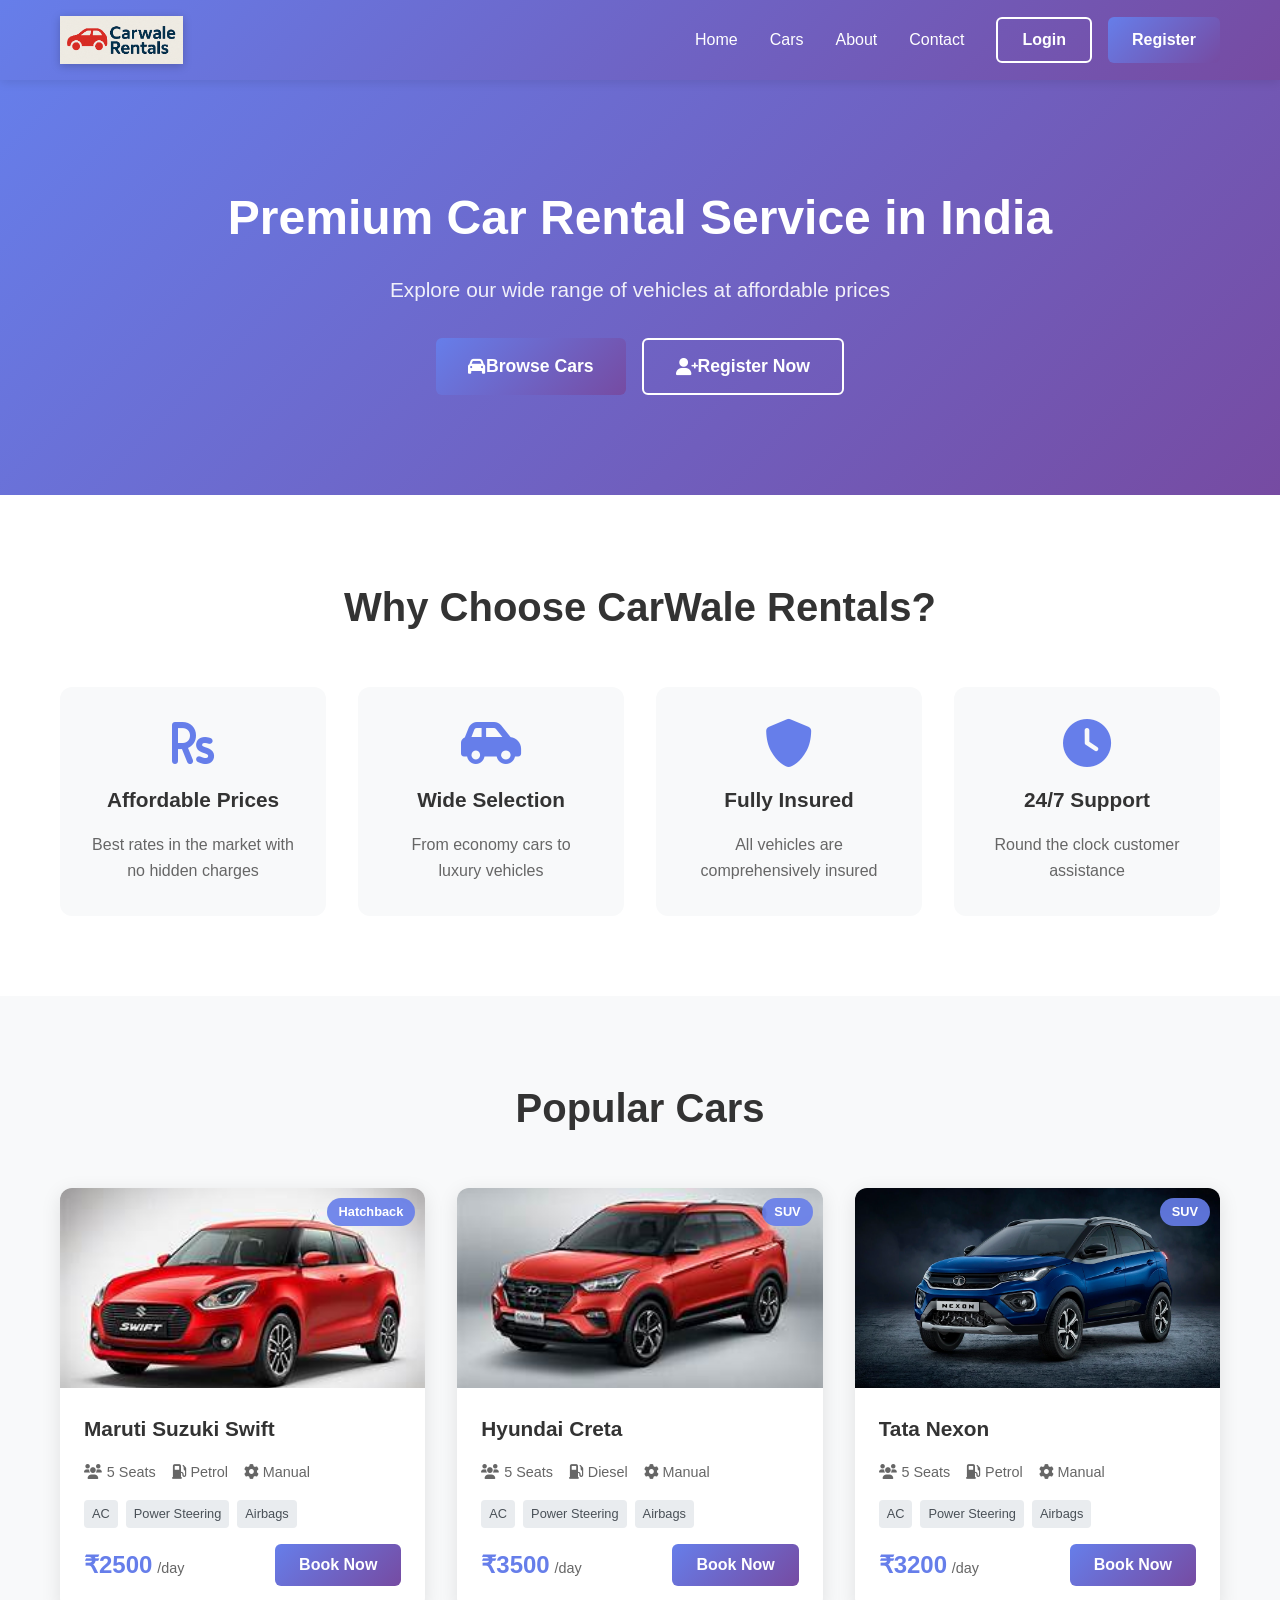
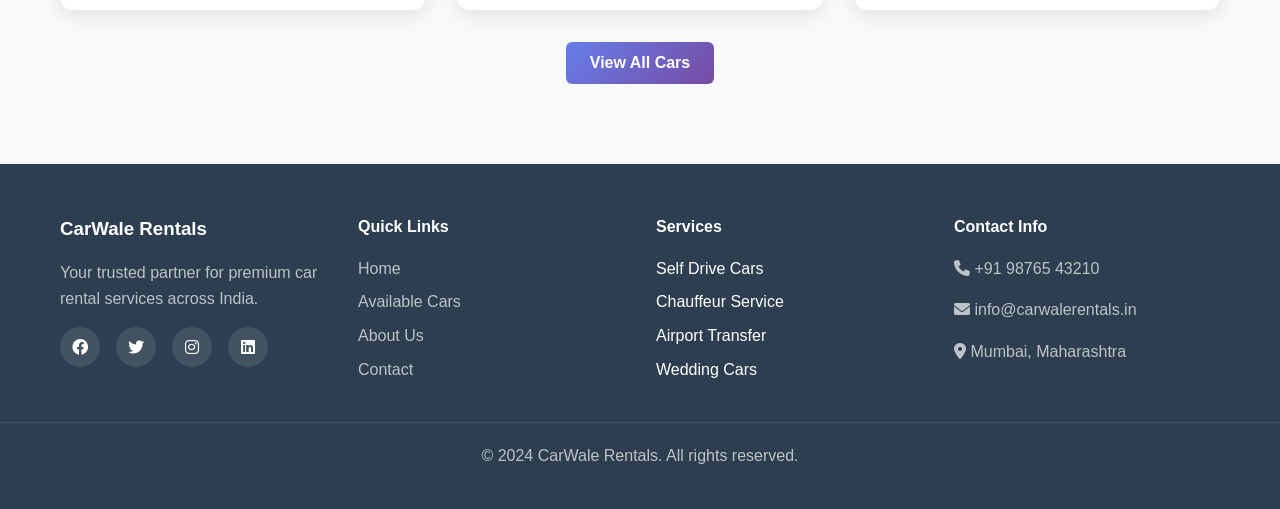
<file: index.html>
<!DOCTYPE html>
<html lang="en">
<head>
    <meta charset="UTF-8">
    <meta name="viewport" content="width=device-width, initial-scale=1.0">
    <title>CarWale Rentals - Premium Car Rental Service</title>
    <link rel="stylesheet" href="styles.css">
    <link href="https://cdnjs.cloudflare.com/ajax/libs/font-awesome/6.0.0/css/all.min.css" rel="stylesheet">
</head>
<body>
    <!-- Navigation -->
    <nav class="navbar">
        <div class="nav-container">
            <div class="nav-logo">
                <img src="car wale logo.png" alt="CarWale Rentals logo">
            </div>
            <ul class="nav-menu">
                <li><a href="#" class="nav-link" onclick="showPage('home')">Home</a></li>
                <li><a href="#" class="nav-link" onclick="showPage('cars')">Cars</a></li>
                <li><a href="#" class="nav-link" onclick="showPage('about')">About</a></li>
                <li><a href="#" class="nav-link" onclick="showPage('contact')">Contact</a></li>
                <li id="admin-nav-link" style="display: none;">
                    <a href="#" class="nav-link" onclick="showPage('admin')">Admin Dashboard</a>
                </li>
                <li id="auth-buttons">
                    <button class="btn btn-outline" onclick="showPage('login')">Login</button>
                    <button class="btn btn-primary" onclick="showPage('register')">Register</button>
                </li>
                <li id="user-menu" style="display: none;">
                    <div class="user-dropdown">
                        <button class="user-avatar" onclick="toggleUserMenu()">
                            <i class="fas fa-user"></i>
                        </button>
                        <div class="dropdown-menu" id="dropdown-menu">
                            <a href="#" onclick="showPage('profile')">Profile</a>
                            <a href="#" onclick="showPage('bookings')">My Bookings</a>
                            <a href="#" onclick="logout()" class="logout-btn">Logout</a>
                        </div>
                    </div>
                </li>
            </ul>
            <div class="hamburger" onclick="toggleMobileMenu()">
                <span></span>
                <span></span>
                <span></span>
            </div>
        </div>
    </nav>

    <!-- Main Content -->
    <main id="main-content">
        <!-- Pages will be dynamically loaded here -->
    </main>

    <!-- Footer -->
    <footer class="footer">
        <div class="footer-container">
            <div class="footer-section">
                <h3>CarWale Rentals</h3>
                <p>Your trusted partner for premium car rental services across India.</p>
                <div class="social-links">
                    <a href="#"><i class="fab fa-facebook"></i></a>
                    <a href="#"><i class="fab fa-twitter"></i></a>
                    <a href="#"><i class="fab fa-instagram"></i></a>
                    <a href="#"><i class="fab fa-linkedin"></i></a>
                </div>
            </div>
            <div class="footer-section">
                <h4>Quick Links</h4>
                <ul>
                    <li><a href="#" onclick="showPage('home')">Home</a></li>
                    <li><a href="#" onclick="showPage('cars')">Available Cars</a></li>
                    <li><a href="#" onclick="showPage('about')">About Us</a></li>
                    <li><a href="#" onclick="showPage('contact')">Contact</a></li>
                </ul>
            </div>
            <div class="footer-section">
                <h4>Services</h4>
                <ul>
                    <li>Self Drive Cars</li>
                    <li>Chauffeur Service</li>
                    <li>Airport Transfer</li>
                    <li>Wedding Cars</li>
                </ul>
            </div>
            <div class="footer-section">
                <h4>Contact Info</h4>
                <p><i class="fas fa-phone"></i> +91 98765 43210</p>
                <p><i class="fas fa-envelope"></i> info@carwalerentals.in</p>
                <p><i class="fas fa-map-marker-alt"></i> Mumbai, Maharashtra</p>
            </div>
        </div>
        <div class="footer-bottom">
            <p>&copy; 2024 CarWale Rentals. All rights reserved.</p>
        </div>
    </footer>

    <script src="script.js"></script>
</body>
</html>
</file>
<file: styles.css>
/* Car Rental Management System - Complete CSS Styling */

/* Reset and Base Styles */
* {
    margin: 0;
    padding: 0;
    box-sizing: border-box;
}

body {
    font-family: 'Segoe UI', Tahoma, Geneva, Verdana, sans-serif;
    line-height: 1.6;
    color: #333;
    background-color: #f8f9fa;
}

.container {
    max-width: 1200px;
    margin: 0 auto;
    padding: 0 20px;
}

/* Navigation */
.navbar {
    background: linear-gradient(135deg, #667eea 0%, #764ba2 100%);
    padding: 1rem 0;
    position: fixed;
    width: 100%;
    top: 0;
    z-index: 1000;
    box-shadow: 0 2px 10px rgba(0,0,0,0.1);
}

.nav-container {
    max-width: 1200px;
    margin: 0 auto;
    padding: 0 20px;
    display: flex;
    justify-content: space-between;
    align-items: center;
}

.nav-logo {
    display: flex;
    align-items: center;
    color: white;
    font-size: 1.5rem;
    font-weight: bold;
    gap: 0.5rem;
}

.nav-logo i {
    margin-right: 10px;
    font-size: 1.8rem;
}

.nav-logo img {
    height: 48px;
    width: auto;
    object-fit: contain;
    filter: drop-shadow(0 2px 4px rgba(0,0,0,0.2));
}

.nav-menu {
    display: flex;
    list-style: none;
    align-items: center;
    gap: 2rem;
}

.nav-link {
    color: white;
    text-decoration: none;
    font-weight: 500;
    transition: color 0.3s;
}

.nav-link:hover {
    color: #ffd700;
}

#auth-buttons {
    display: flex;
    gap: 1rem;
}

.user-dropdown {
    position: relative;
}

.user-avatar {
    background: rgba(255,255,255,0.2);
    border: none;
    color: white;
    padding: 8px 12px;
    border-radius: 50%;
    cursor: pointer;
    transition: background 0.3s;
}

.user-avatar:hover {
    background: rgba(255,255,255,0.3);
}

.dropdown-menu {
    position: absolute;
    right: 0;
    top: 100%;
    background: white;
    border-radius: 8px;
    box-shadow: 0 4px 20px rgba(0,0,0,0.1);
    min-width: 200px;
    display: none;
    margin-top: 10px;
}

.dropdown-menu a {
    display: block;
    padding: 12px 20px;
    color: #333;
    text-decoration: none;
    transition: background 0.3s;
}

.dropdown-menu a:hover {
    background: #f8f9fa;
}

.logout-btn {
    color: #dc3545 !important;
    border-top: 1px solid #eee;
}

.hamburger {
    display: none;
    flex-direction: column;
    cursor: pointer;
}

.hamburger span {
    width: 25px;
    height: 3px;
    background: white;
    margin: 3px 0;
    transition: 0.3s;
}

/* Buttons */
.btn {
    padding: 12px 24px;
    border: none;
    border-radius: 6px;
    cursor: pointer;
    font-weight: 600;
    text-decoration: none;
    display: inline-flex;
    align-items: center;
    justify-content: center;
    transition: all 0.3s;
    font-size: 1rem;
}

.btn-primary {
    background: linear-gradient(135deg, #667eea 0%, #764ba2 100%);
    color: white;
}

.btn-primary:hover {
    transform: translateY(-2px);
    box-shadow: 0 8px 25px rgba(102, 126, 234, 0.3);
}

.btn-outline {
    background: transparent;
    color: white;
    border: 2px solid white;
}

.btn-outline:hover {
    background: white;
    color: #667eea;
}

.btn-danger {
    background: #dc3545;
    color: white;
}

.btn-danger:hover {
    background: #c82333;
}

.btn-warning {
    background: #ffc107;
    color: #212529;
}

.btn-warning:hover {
    background: #e0a800;
}

.btn-full {
    width: 100%;
}

.btn-large {
    padding: 16px 32px;
    font-size: 1.1rem;
}

.btn-sm {
    padding: 6px 12px;
    font-size: 0.875rem;
}

/* Main Content */
main {
    margin-top: 80px;
    min-height: calc(100vh - 80px);
}

/* Hero Section */
.hero {
    background: linear-gradient(135deg, #667eea 0%, #764ba2 100%);
    color: white;
    padding: 100px 0;
    text-align: center;
}

.hero-content h1 {
    font-size: 3rem;
    margin-bottom: 1rem;
    font-weight: 700;
}

.hero-content p {
    font-size: 1.3rem;
    margin-bottom: 2rem;
    opacity: 0.9;
}

.hero-buttons {
    display: flex;
    gap: 1rem;
    justify-content: center;
    flex-wrap: wrap;
}

/* Features Section */
.features {
    padding: 80px 0;
    background: white;
}

.features h2 {
    text-align: center;
    font-size: 2.5rem;
    margin-bottom: 3rem;
    color: #333;
}

.features-grid {
    display: grid;
    grid-template-columns: repeat(auto-fit, minmax(250px, 1fr));
    gap: 2rem;
}

.feature-card {
    text-align: center;
    padding: 2rem;
    border-radius: 12px;
    background: #f8f9fa;
    transition: transform 0.3s, box-shadow 0.3s;
}

.feature-card:hover {
    transform: translateY(-5px);
    box-shadow: 0 10px 30px rgba(0,0,0,0.1);
}

.feature-card i {
    font-size: 3rem;
    color: #667eea;
    margin-bottom: 1rem;
}

.feature-card h3 {
    font-size: 1.3rem;
    margin-bottom: 1rem;
    color: #333;
}

.feature-card p {
    color: #666;
    line-height: 1.6;
}

/* Cars Section */
.cars-section, .popular-cars {
    padding: 80px 0;
}

.cars-section h1, .popular-cars h2 {
    text-align: center;
    font-size: 2.5rem;
    margin-bottom: 3rem;
    color: #333;
}

.filters {
    display: flex;
    gap: 1rem;
    margin-bottom: 2rem;
    flex-wrap: wrap;
    justify-content: center;
}

.filter-group {
    display: flex;
    flex-direction: column;
    gap: 0.5rem;
}

.filter-group label {
    font-weight: 600;
    color: #333;
}

.filter-group select {
    padding: 8px 12px;
    border: 2px solid #ddd;
    border-radius: 6px;
    font-size: 1rem;
}

.cars-grid, .cars-preview {
    display: grid;
    grid-template-columns: repeat(auto-fit, minmax(300px, 1fr));
    gap: 2rem;
    margin-bottom: 2rem;
}

.car-card {
    background: white;
    border-radius: 12px;
    overflow: hidden;
    box-shadow: 0 5px 20px rgba(0,0,0,0.1);
    transition: transform 0.3s, box-shadow 0.3s;
}

.car-card:hover {
    transform: translateY(-5px);
    box-shadow: 0 10px 30px rgba(0,0,0,0.15);
}

.car-image {
    position: relative;
    height: 200px;
    overflow: hidden;
}

.car-image img {
    width: 100%;
    height: 100%;
    object-fit: cover;
}

.car-badge {
    position: absolute;
    top: 10px;
    right: 10px;
    background: rgba(102, 126, 234, 0.9);
    color: white;
    padding: 4px 12px;
    border-radius: 20px;
    font-size: 0.8rem;
    font-weight: 600;
}

.car-details {
    padding: 1.5rem;
}

.car-details h3 {
    font-size: 1.3rem;
    margin-bottom: 1rem;
    color: #333;
}

.car-specs {
    display: flex;
    gap: 1rem;
    margin-bottom: 1rem;
    flex-wrap: wrap;
}

.car-specs span {
    font-size: 0.9rem;
    color: #666;
    display: flex;
    align-items: center;
    gap: 0.3rem;
}

.car-features {
    display: flex;
    gap: 0.5rem;
    margin-bottom: 1rem;
    flex-wrap: wrap;
}

.feature-tag {
    background: #e9ecef;
    color: #495057;
    padding: 4px 8px;
    border-radius: 4px;
    font-size: 0.8rem;
}

.car-footer {
    display: flex;
    justify-content: space-between;
    align-items: center;
    margin-top: 1rem;
}

.car-price {
    display: flex;
    align-items: baseline;
    gap: 0.3rem;
}

.price {
    font-size: 1.5rem;
    font-weight: 700;
    color: #667eea;
}

.per-day {
    color: #666;
    font-size: 0.9rem;
}

/* Authentication */
.auth-section {
    padding: 80px 0;
    display: flex;
    justify-content: center;
    align-items: center;
    min-height: calc(100vh - 80px);
}

.auth-container {
    width: 100%;
    max-width: 400px;
}

.auth-card {
    background: white;
    padding: 2rem;
    border-radius: 12px;
    box-shadow: 0 10px 30px rgba(0,0,0,0.1);
}

.auth-card h2 {
    text-align: center;
    margin-bottom: 2rem;
    color: #333;
    font-size: 2rem;
}

.form-group {
    margin-bottom: 1.5rem;
}

.form-group label {
    display: block;
    margin-bottom: 0.5rem;
    font-weight: 600;
    color: #333;
}

.form-group input,
.form-group textarea,
.form-group select {
    width: 100%;
    padding: 12px;
    border: 2px solid #ddd;
    border-radius: 6px;
    font-size: 1rem;
    transition: border-color 0.3s;
}

.form-group input:focus,
.form-group textarea:focus,
.form-group select:focus {
    outline: none;
    border-color: #667eea;
}

.checkbox-label {
    display: flex;
    align-items: center;
    cursor: pointer;
    font-weight: normal !important;
}

.checkbox-label input[type="checkbox"] {
    margin-right: 0.5rem;
}

.auth-footer {
    text-align: center;
    margin-top: 1.5rem;
    padding-top: 1.5rem;
    border-top: 1px solid #eee;
}

.auth-footer a {
    color: #667eea;
    text-decoration: none;
    font-weight: 600;
}

.auth-footer a:hover {
    text-decoration: underline;
}

/* Profile */
.profile-section {
    padding: 80px 0;
}

.profile-card {
    background: white;
    border-radius: 12px;
    box-shadow: 0 10px 30px rgba(0,0,0,0.1);
    overflow: hidden;
    max-width: 800px;
    margin: 0 auto;
}

.profile-header {
    background: linear-gradient(135deg, #667eea 0%, #764ba2 100%);
    color: white;
    padding: 2rem;
    display: flex;
    align-items: center;
    gap: 2rem;
}

.profile-avatar {
    width: 80px;
    height: 80px;
    background: rgba(255,255,255,0.2);
    border-radius: 50%;
    display: flex;
    align-items: center;
    justify-content: center;
    font-size: 2rem;
}

.profile-info h2 {
    margin-bottom: 0.5rem;
}

.role-badge {
    background: rgba(255,255,255,0.2);
    padding: 4px 12px;
    border-radius: 20px;
    font-size: 0.9rem;
}

.profile-details {
    padding: 2rem;
}

.detail-item {
    display: flex;
    justify-content: space-between;
    padding: 1rem 0;
    border-bottom: 1px solid #eee;
}

.detail-item:last-child {
    border-bottom: none;
}

.detail-item label {
    font-weight: 600;
    color: #333;
}

/* Bookings */
.bookings-section {
    padding: 80px 0;
}

.booking-card {
    background: white;
    border-radius: 12px;
    box-shadow: 0 5px 20px rgba(0,0,0,0.1);
    margin-bottom: 2rem;
    overflow: hidden;
}

.booking-header {
    background: #f8f9fa;
    padding: 1.5rem;
    display: flex;
    justify-content: space-between;
    align-items: center;
}

.booking-status {
    padding: 4px 12px;
    border-radius: 20px;
    font-size: 0.9rem;
    font-weight: 600;
}

.booking-status.confirmed {
    background: #d4edda;
    color: #155724;
}

.booking-status.cancelled {
    background: #f8d7da;
    color: #721c24;
}

.booking-status.completed {
    background: #d1ecf1;
    color: #0c5460;
}

.booking-details {
    padding: 1.5rem;
    display: flex;
    justify-content: space-between;
    align-items: center;
}

.booking-info p {
    margin-bottom: 0.5rem;
}

.no-bookings {
    text-align: center;
    font-size: 1.2rem;
    color: #666;
    margin-top: 2rem;
}

/* Booking Modal */
.modal-overlay {
    position: fixed;
    top: 0;
    left: 0;
    width: 100%;
    height: 100%;
    background: rgba(0, 0, 0, 0.6);
    display: flex;
    align-items: center;
    justify-content: center;
    z-index: 2000;
    padding: 20px;
}

.booking-modal {
    background: #fff;
    border-radius: 16px;
    max-width: 500px;
    width: 100%;
    padding: 2rem;
    position: relative;
    box-shadow: 0 20px 50px rgba(0, 0, 0, 0.2);
}

.car-modal {
    max-width: 700px;
}

.modal-close {
    position: absolute;
    top: 15px;
    right: 15px;
    background: none;
    border: none;
    font-size: 1.5rem;
    cursor: pointer;
    color: #666;
}

.modal-close:hover {
    color: #333;
}

.booking-modal h2 {
    margin-bottom: 0.5rem;
}

.modal-subtitle {
    color: #666;
    margin-bottom: 1.5rem;
}

.booking-summary {
    background: #f8f9fa;
    border-radius: 12px;
    padding: 1.5rem;
    margin-bottom: 1.5rem;
}

.booking-summary h4 {
    margin-bottom: 1rem;
}

.booking-summary p {
    margin-bottom: 0.5rem;
}

.modal-actions {
    display: flex;
    gap: 1rem;
    justify-content: flex-end;
}

body.modal-active {
    overflow: hidden;
}

.form-grid {
    display: grid;
    grid-template-columns: repeat(auto-fit, minmax(250px, 1fr));
    gap: 1rem 1.5rem;
    margin-bottom: 1.5rem;
}

.form-group-full {
    grid-column: 1 / -1;
}

/* Admin Dashboard */
.admin-section {
    padding: 80px 0;
}

.admin-section h1 {
    text-align: center;
    font-size: 2.5rem;
    margin-bottom: 3rem;
    color: #333;
}

.admin-stats {
    display: grid;
    grid-template-columns: repeat(auto-fit, minmax(200px, 1fr));
    gap: 2rem;
    margin-bottom: 3rem;
}

.stat-card {
    background: white;
    padding: 2rem;
    border-radius: 12px;
    box-shadow: 0 5px 20px rgba(0,0,0,0.1);
    text-align: center;
}

.stat-card h3 {
    color: #666;
    margin-bottom: 1rem;
    font-size: 1rem;
}

.stat-card p {
    font-size: 2rem;
    font-weight: 700;
    color: #667eea;
}

.admin-tabs {
    display: flex;
    gap: 1rem;
    margin-bottom: 2rem;
    border-bottom: 2px solid #eee;
}

.tab-btn {
    background: none;
    border: none;
    padding: 1rem 2rem;
    cursor: pointer;
    font-weight: 600;
    color: #666;
    border-bottom: 3px solid transparent;
    transition: all 0.3s;
}

.tab-btn.active {
    color: #667eea;
    border-bottom-color: #667eea;
}

.admin-header {
    display: flex;
    justify-content: space-between;
    align-items: center;
    margin-bottom: 2rem;
}

.admin-header h2 {
    color: #333;
}

/* Tables */
.cars-table, .bookings-table, .users-table {
    background: white;
    border-radius: 12px;
    overflow: hidden;
    box-shadow: 0 5px 20px rgba(0,0,0,0.1);
}

table {
    width: 100%;
    border-collapse: collapse;
}

th, td {
    padding: 1rem;
    text-align: left;
    border-bottom: 1px solid #eee;
}

th {
    background: #f8f9fa;
    font-weight: 600;
    color: #333;
}

.status {
    padding: 4px 12px;
    border-radius: 20px;
    font-size: 0.9rem;
    font-weight: 600;
}

.status.available {
    background: #d4edda;
    color: #155724;
}

.status.unavailable {
    background: #f8d7da;
    color: #721c24;
}

/* About Section */
.about-section {
    padding: 80px 0;
    background: white;
}

.about-section h1 {
    text-align: center;
    font-size: 2.5rem;
    margin-bottom: 3rem;
    color: #333;
}

.about-content p {
    font-size: 1.1rem;
    line-height: 1.8;
    color: #666;
    margin-bottom: 3rem;
    text-align: center;
    max-width: 800px;
    margin-left: auto;
    margin-right: auto;
}

.about-grid {
    display: grid;
    grid-template-columns: repeat(auto-fit, minmax(300px, 1fr));
    gap: 2rem;
}

.about-item {
    text-align: center;
    padding: 2rem;
}

.about-item h3 {
    color: #667eea;
    margin-bottom: 1rem;
    font-size: 1.3rem;
}

.about-item p {
    color: #666;
    line-height: 1.6;
}

/* Contact Section */
.contact-section {
    padding: 80px 0;
}

.contact-section h1 {
    text-align: center;
    font-size: 2.5rem;
    margin-bottom: 3rem;
    color: #333;
}

.contact-content {
    display: grid;
    grid-template-columns: 1fr 1fr;
    gap: 3rem;
    align-items: start;
}

.contact-info {
    background: white;
    padding: 2rem;
    border-radius: 12px;
    box-shadow: 0 5px 20px rgba(0,0,0,0.1);
}

.contact-item {
    display: flex;
    align-items: center;
    gap: 1rem;
    margin-bottom: 2rem;
}

.contact-item i {
    font-size: 1.5rem;
    color: #667eea;
    width: 30px;
}

.contact-item h3 {
    margin-bottom: 0.3rem;
    color: #333;
}

.contact-item p {
    color: #666;
}

.contact-form {
    background: white;
    padding: 2rem;
    border-radius: 12px;
    box-shadow: 0 5px 20px rgba(0,0,0,0.1);
}

.contact-form h3 {
    margin-bottom: 1.5rem;
    color: #333;
}

/* Footer */
.footer {
    background: #2c3e50;
    color: white;
    padding: 50px 0 20px;
}

.footer-container {
    max-width: 1200px;
    margin: 0 auto;
    padding: 0 20px;
    display: grid;
    grid-template-columns: repeat(auto-fit, minmax(250px, 1fr));
    gap: 2rem;
}

.footer-section h3, .footer-section h4 {
    margin-bottom: 1rem;
    color: #fff;
}

.footer-section p {
    color: #bdc3c7;
    line-height: 1.6;
    margin-bottom: 1rem;
}

.footer-section ul {
    list-style: none;
}

.footer-section ul li {
    margin-bottom: 0.5rem;
}

.footer-section ul li a {
    color: #bdc3c7;
    text-decoration: none;
    transition: color 0.3s;
}

.footer-section ul li a:hover {
    color: #667eea;
}

.social-links {
    display: flex;
    gap: 1rem;
}

.social-links a {
    display: inline-flex;
    align-items: center;
    justify-content: center;
    width: 40px;
    height: 40px;
    background: rgba(255,255,255,0.1);
    color: white;
    border-radius: 50%;
    text-decoration: none;
    transition: background 0.3s;
}

.social-links a:hover {
    background: #667eea;
}

.footer-bottom {
    text-align: center;
    padding: 20px 0;
    border-top: 1px solid rgba(255,255,255,0.1);
    margin-top: 2rem;
    color: #bdc3c7;
}

/* Notifications */
.notification {
    position: fixed;
    top: 100px;
    right: 20px;
    padding: 1rem 1.5rem;
    border-radius: 8px;
    color: white;
    font-weight: 600;
    z-index: 2000;
    animation: slideIn 0.3s ease;
}

.notification.success {
    background: #28a745;
}

.notification.error {
    background: #dc3545;
}

.notification.info {
    background: #17a2b8;
}

@keyframes slideIn {
    from {
        transform: translateX(100%);
        opacity: 0;
    }
    to {
        transform: translateX(0);
        opacity: 1;
    }
}

/* Text Utilities */
.text-center {
    text-align: center;
}

/* Responsive Design */
@media (max-width: 768px) {
    .nav-menu {
        position: fixed;
        left: -100%;
        top: 70px;
        flex-direction: column;
        background: linear-gradient(135deg, #667eea 0%, #764ba2 100%);
        width: 100%;
        text-align: center;
        transition: 0.3s;
        box-shadow: 0 10px 27px rgba(0,0,0,0.05);
        padding: 2rem 0;
    }

    .nav-menu.active {
        left: 0;
    }

    .hamburger {
        display: flex;
    }

    .hero-content h1 {
        font-size: 2rem;
    }

    .hero-content p {
        font-size: 1.1rem;
    }

    .hero-buttons {
        flex-direction: column;
        align-items: center;
    }

    .features-grid {
        grid-template-columns: 1fr;
    }

    .cars-grid, .cars-preview {
        grid-template-columns: 1fr;
    }

    .contact-content {
        grid-template-columns: 1fr;
    }

    .admin-stats {
        grid-template-columns: repeat(2, 1fr);
    }

    .profile-header {
        flex-direction: column;
        text-align: center;
    }

    .booking-details {
        flex-direction: column;
        gap: 1rem;
    }

    .admin-header {
        flex-direction: column;
        gap: 1rem;
        align-items: stretch;
    }

    .admin-tabs {
        overflow-x: auto;
    }

    .filter-group {
        flex: 1;
        min-width: 200px;
    }

    .table-container {
        overflow-x: auto;
    }

    table {
        min-width: 600px;
    }

    .footer-container {
        grid-template-columns: 1fr;
        text-align: center;
    }

    .social-links {
        justify-content: center;
    }
}

@media (max-width: 480px) {
    .container {
        padding: 0 15px;
    }

    .hero {
        padding: 60px 0;
    }

    .features, .cars-section, .popular-cars, .auth-section, .profile-section, .bookings-section, .admin-section, .about-section, .contact-section {
        padding: 60px 0;
    }

    .auth-card {
        margin: 0 15px;
    }

    .btn {
        padding: 10px 20px;
        font-size: 0.9rem;
    }

    .btn-large {
        padding: 14px 28px;
        font-size: 1rem;
    }

    .admin-stats {
        grid-template-columns: 1fr;
    }

    .car-footer {
        flex-direction: column;
        gap: 1rem;
        align-items: stretch;
    }

    .car-footer button {
        width: 100%;
    }
}

/* Smooth Scrolling */
html {
    scroll-behavior: smooth;
}

/* Loading Animation */
.loading {
    display: inline-block;
    width: 20px;
    height: 20px;
    border: 3px solid rgba(255,255,255,.3);
    border-radius: 50%;
    border-top-color: #fff;
    animation: spin 1s ease-in-out infinite;
}

@keyframes spin {
    to { transform: rotate(360deg); }
}

/* Custom Scrollbar */
::-webkit-scrollbar {
    width: 8px;
}

::-webkit-scrollbar-track {
    background: #f1f1f1;
}

::-webkit-scrollbar-thumb {
    background: #667eea;
    border-radius: 4px;
}

::-webkit-scrollbar-thumb:hover {
    background: #5a6fd8;
}
</file>
